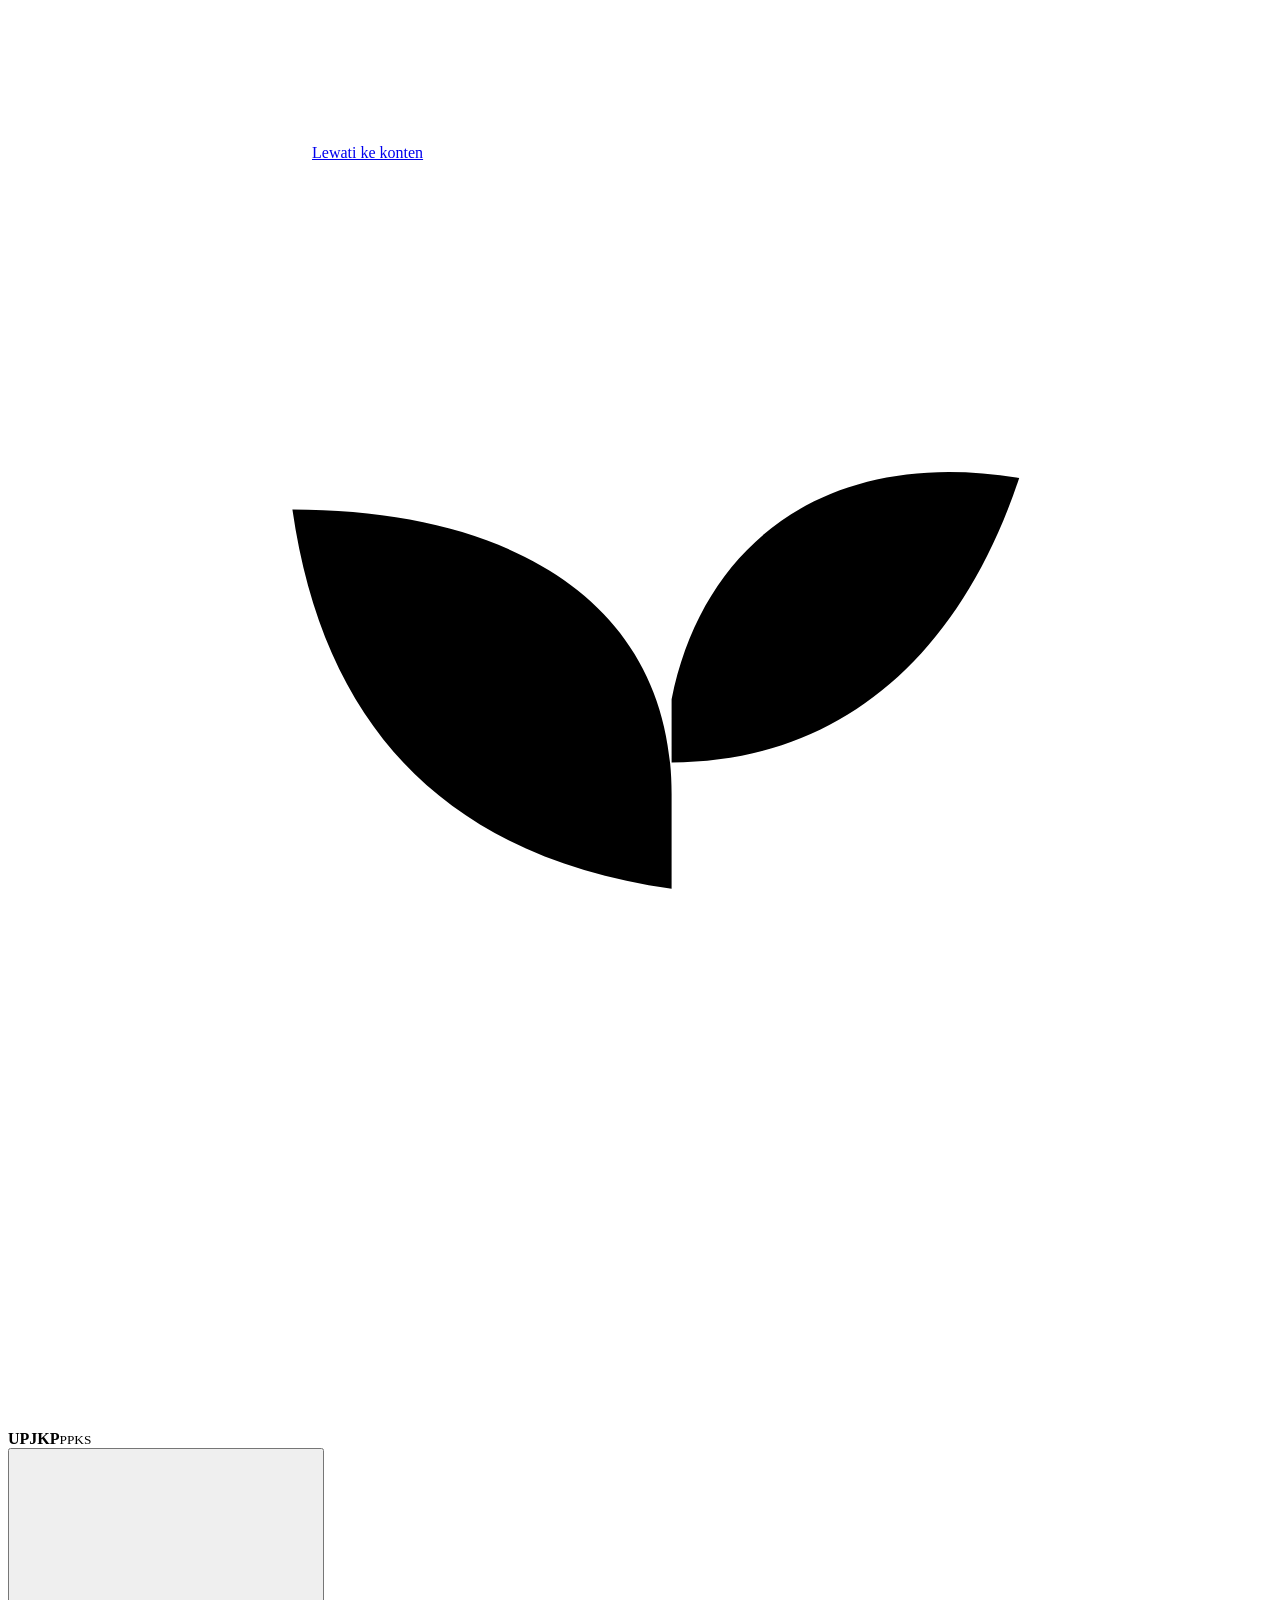
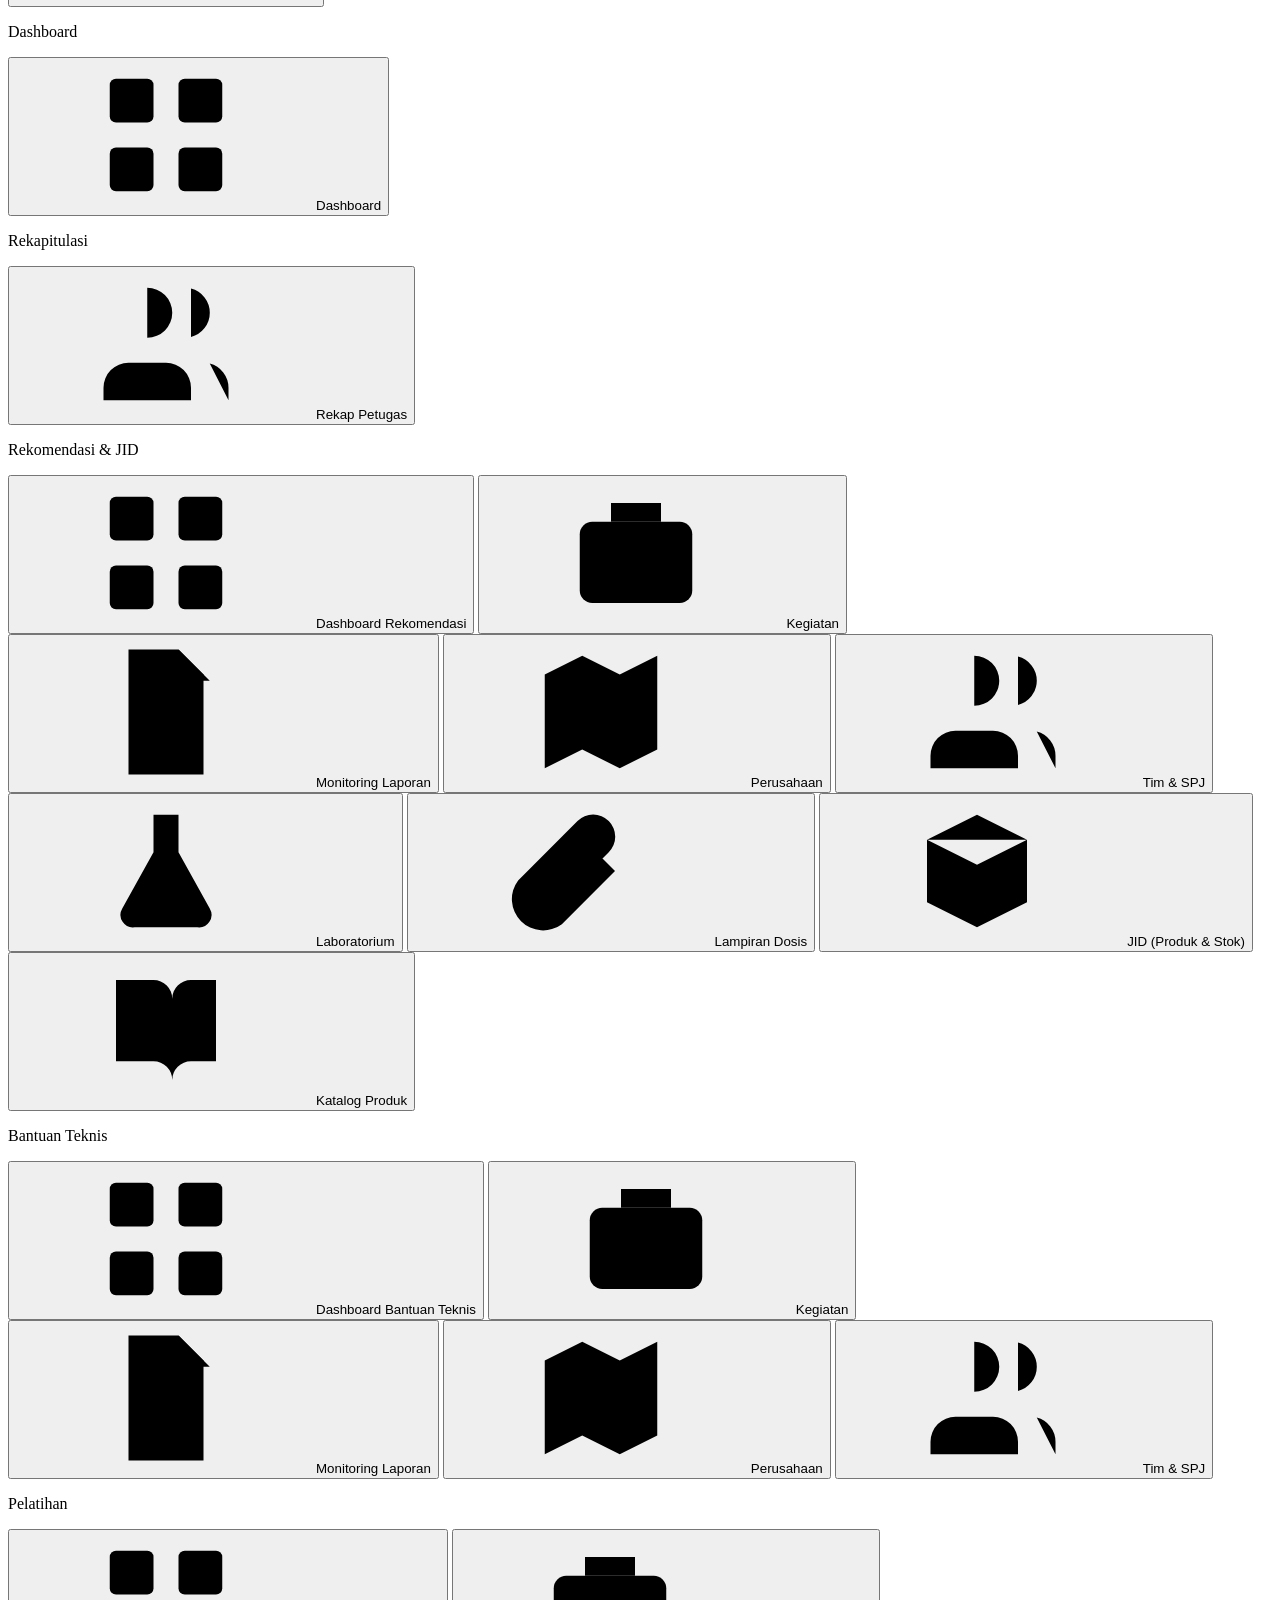
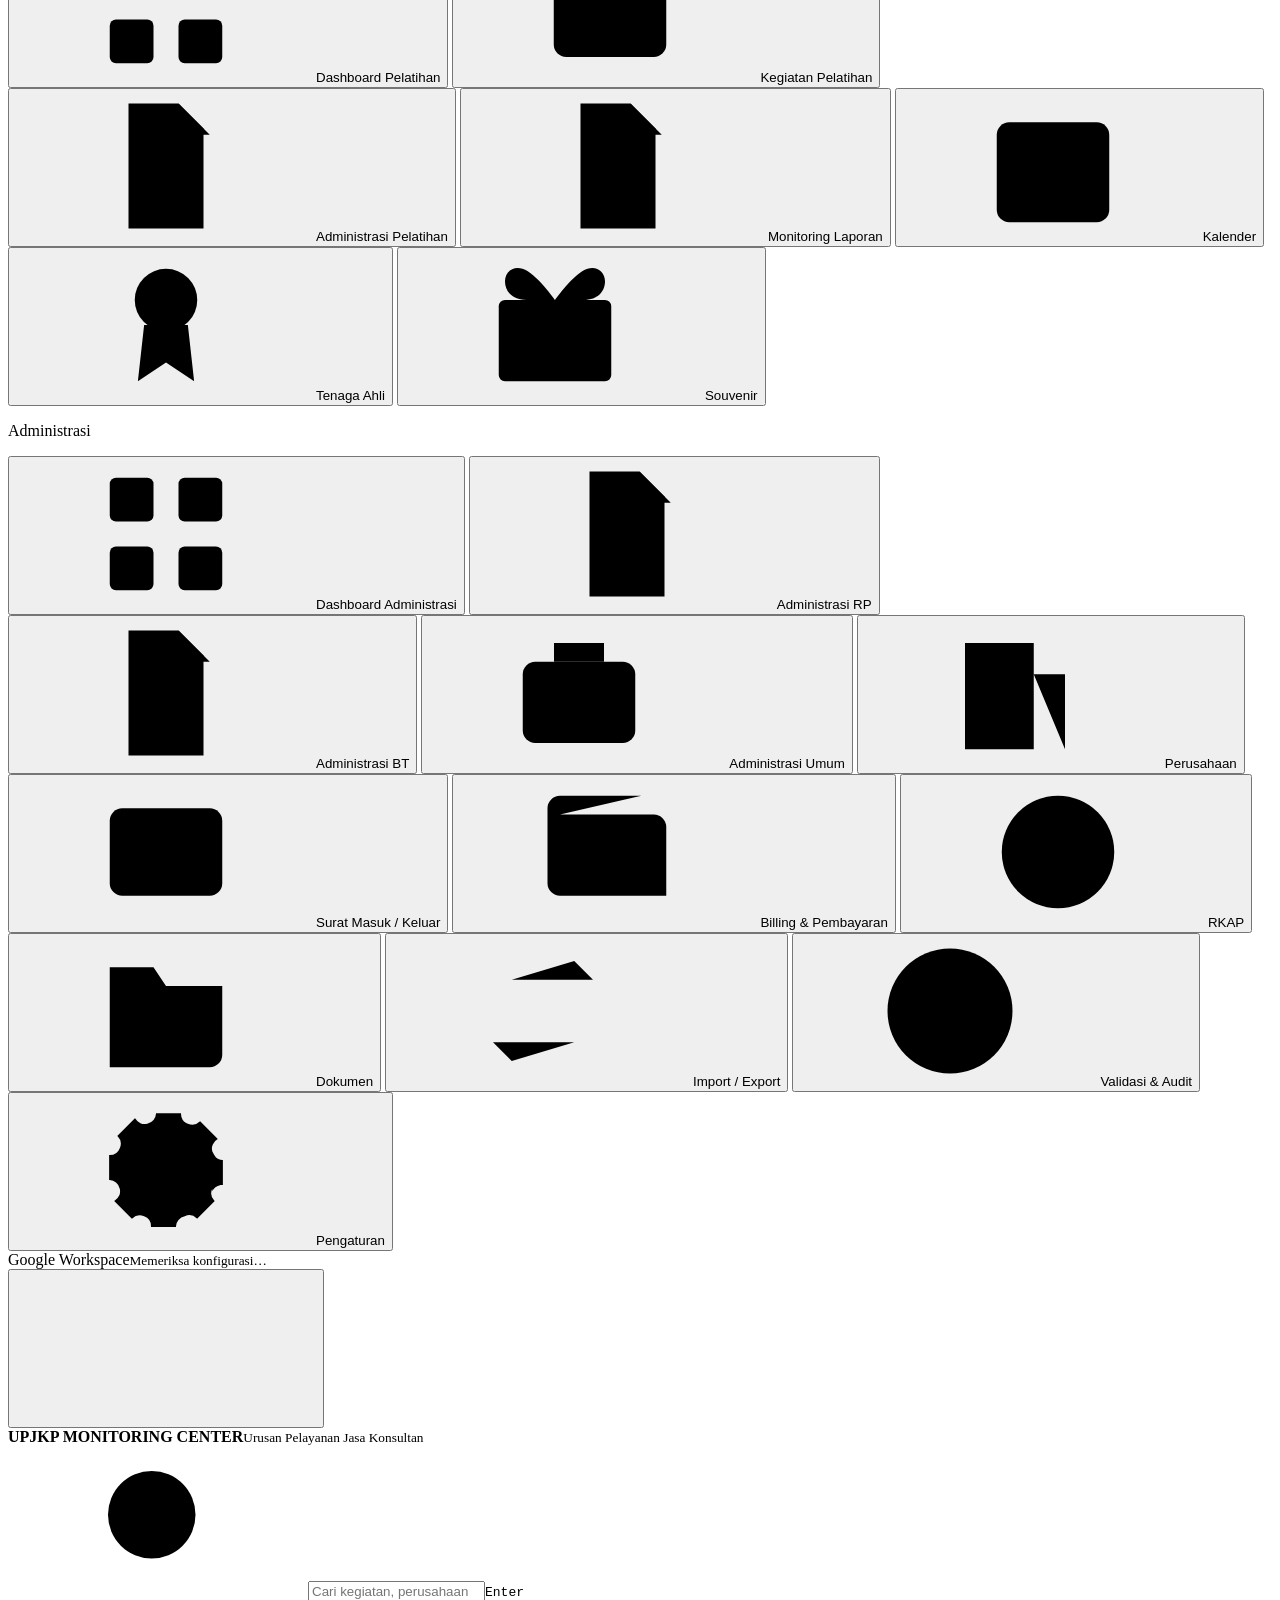
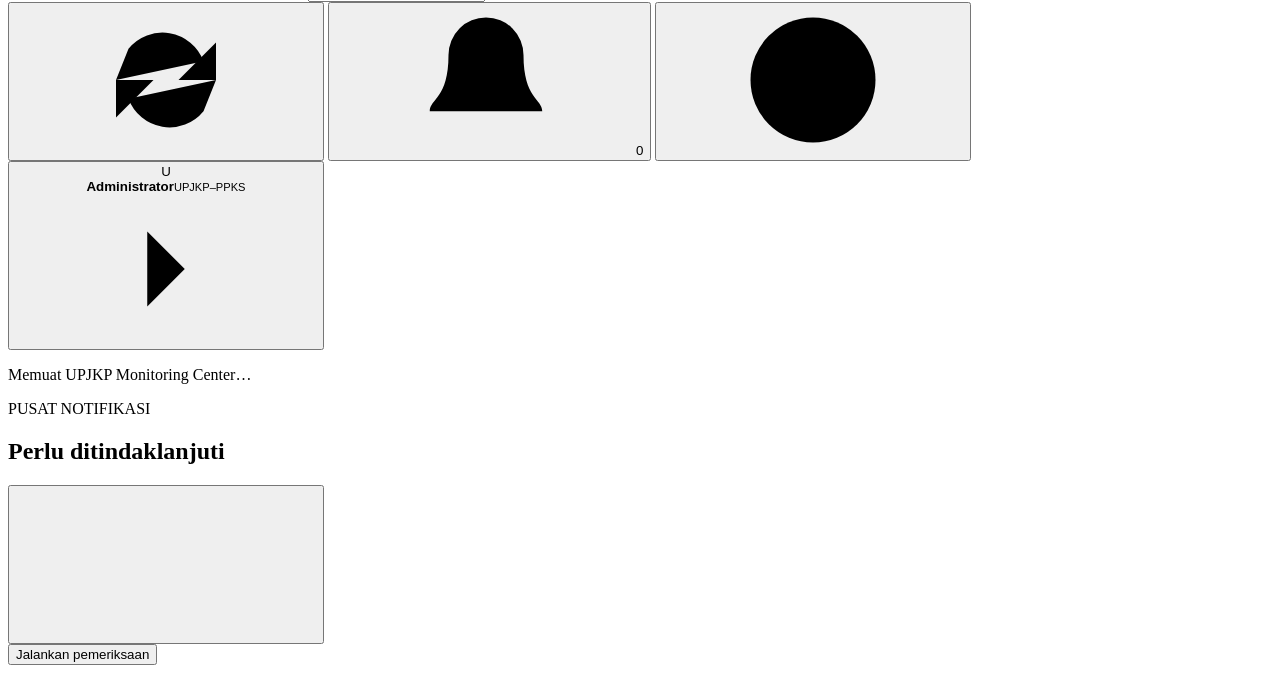
<file: google-apps-script/Index.html>
<!doctype html>
<html lang="id">
<head>
  <base target="_top">
  <meta charset="utf-8">
  <meta name="viewport" content="width=device-width, initial-scale=1">
  <meta name="theme-color" content="#f5f8fc">
  <title><?= appName ?></title>
  <?!= include('Styles'); ?>
</head>
<body>
  <svg class="svg-sprite" aria-hidden="true" focusable="false">
    <symbol id="i-grid" viewBox="0 0 24 24"><rect x="3" y="3" width="7" height="7" rx="1"/><rect x="14" y="3" width="7" height="7" rx="1"/><rect x="3" y="14" width="7" height="7" rx="1"/><rect x="14" y="14" width="7" height="7" rx="1"/></symbol>
    <symbol id="i-file" viewBox="0 0 24 24"><path d="M6 2h8l4 4v16H6z"/><path d="M14 2v5h5M9 12h6M9 16h6"/></symbol>
    <symbol id="i-flask" viewBox="0 0 24 24"><path d="M9 3h6M10 3v6l-5 9a2 2 0 0 0 2 3h10a2 2 0 0 0 2-3l-5-9V3"/><path d="M8 15h8"/></symbol>
    <symbol id="i-paperclip" viewBox="0 0 24 24"><path d="m20 12-8.5 8.5a5 5 0 0 1-7-7L14 4a3.5 3.5 0 0 1 5 5l-9.5 9.5a2 2 0 0 1-3-3L15 7"/></symbol>
    <symbol id="i-box" viewBox="0 0 24 24"><path d="m4 7 8-4 8 4-8 4zM4 7v10l8 4 8-4V7M12 11v10"/></symbol>
    <symbol id="i-book" viewBox="0 0 24 24"><path d="M4 4h6a3 3 0 0 1 3 3v13a3 3 0 0 0-3-3H4zM20 4h-4a3 3 0 0 0-3 3v13a3 3 0 0 1 3-3h4z"/></symbol>
    <symbol id="i-briefcase" viewBox="0 0 24 24"><rect x="3" y="7" width="18" height="13" rx="2"/><path d="M8 7V4h8v3M3 12h18M10 12v2h4v-2"/></symbol>
    <symbol id="i-map" viewBox="0 0 24 24"><path d="m3 6 6-3 6 3 6-3v15l-6 3-6-3-6 3zM9 3v15M15 6v15"/></symbol>
    <symbol id="i-users" viewBox="0 0 24 24"><path d="M16 21v-2a4 4 0 0 0-4-4H6a4 4 0 0 0-4 4v2M9 11a4 4 0 1 0 0-8M22 21v-2a4 4 0 0 0-3-3.87M16 3.13a4 4 0 0 1 0 7.75"/></symbol>
    <symbol id="i-calendar" viewBox="0 0 24 24"><rect x="3" y="5" width="18" height="16" rx="2"/><path d="M16 3v4M8 3v4M3 10h18M8 14h.01M12 14h.01M16 14h.01M8 18h.01M12 18h.01"/></symbol>
    <symbol id="i-award" viewBox="0 0 24 24"><circle cx="12" cy="8" r="5"/><path d="m8.5 12-1 9 4.5-3 4.5 3-1-9"/></symbol>
    <symbol id="i-gift" viewBox="0 0 24 24"><rect x="3" y="8" width="18" height="13" rx="1"/><path d="M12 8v13M3 12h18M7.5 8C5 8 4 6.5 4 5s1.3-2.5 2.8-2C9 3.7 12 8 12 8M16.5 8C19 8 20 6.5 20 5s-1.3-2.5-2.8-2C15 3.7 12 8 12 8"/></symbol>
    <symbol id="i-building" viewBox="0 0 24 24"><path d="M4 21V4h11v17M15 9h5v12M8 8h3M8 12h3M8 16h3M3 21h18"/></symbol>
    <symbol id="i-mail" viewBox="0 0 24 24"><rect x="3" y="5" width="18" height="14" rx="2"/><path d="m3 7 9 6 9-6"/></symbol>
    <symbol id="i-wallet" viewBox="0 0 24 24"><path d="M4 6h15a2 2 0 0 1 2 2v11H4a2 2 0 0 1-2-2V5a2 2 0 0 1 2-2h13"/><path d="M16 12h5M16 15h.01"/></symbol>
    <symbol id="i-target" viewBox="0 0 24 24"><circle cx="12" cy="12" r="9"/><circle cx="12" cy="12" r="5"/><circle cx="12" cy="12" r="1"/></symbol>
    <symbol id="i-folder" viewBox="0 0 24 24"><path d="M3 5h7l2 3h9v11a2 2 0 0 1-2 2H3z"/></symbol>
    <symbol id="i-transfer" viewBox="0 0 24 24"><path d="M7 7h13l-3-3M20 7l-3 3M17 17H4l3 3M4 17l3-3"/></symbol>
    <symbol id="i-check" viewBox="0 0 24 24"><path d="m5 12 4 4L19 6"/><circle cx="12" cy="12" r="10"/></symbol>
    <symbol id="i-settings" viewBox="0 0 24 24"><circle cx="12" cy="12" r="3"/><path d="M19.4 15a1.7 1.7 0 0 0 .34 1.9l.06.06-2.83 2.83-.06-.06A1.7 1.7 0 0 0 15 19.4a1.7 1.7 0 0 0-1 .6 1.7 1.7 0 0 0-.4 1v.1h-4v-.1a1.7 1.7 0 0 0-1.1-1.6 1.7 1.7 0 0 0-1.9.34l-.06.06-2.83-2.83.06-.06A1.7 1.7 0 0 0 4.6 15a1.7 1.7 0 0 0-.6-1 1.7 1.7 0 0 0-1-.4h-.1v-4H3a1.7 1.7 0 0 0 1.6-1.1 1.7 1.7 0 0 0-.34-1.9l-.06-.06 2.83-2.83.06.06A1.7 1.7 0 0 0 9 4.6a1.7 1.7 0 0 0 1-.6 1.7 1.7 0 0 0 .4-1v-.1h4V3a1.7 1.7 0 0 0 1.1 1.6 1.7 1.7 0 0 0 1.9-.34l.06-.06 2.83 2.83-.06.06A1.7 1.7 0 0 0 19.4 9c.15.37.37.7.6 1 .28.25.64.4 1 .4h.1v4H21c-.68 0-1.3.4-1.6 1z"/></symbol>
    <symbol id="i-search" viewBox="0 0 24 24"><circle cx="11" cy="11" r="7"/><path d="m20 20-4-4"/></symbol>
    <symbol id="i-menu" viewBox="0 0 24 24"><path d="M4 6h16M4 12h16M4 18h16"/></symbol>
    <symbol id="i-bell" viewBox="0 0 24 24"><path d="M18 8a6 6 0 0 0-12 0c0 7-3 7-3 9h18c0-2-3-2-3-9M10 21h4"/></symbol>
    <symbol id="i-help" viewBox="0 0 24 24"><circle cx="12" cy="12" r="10"/><path d="M9.5 9a2.7 2.7 0 1 1 4.5 2c-1.2 1-2 1.4-2 3M12 18h.01"/></symbol>
    <symbol id="i-refresh" viewBox="0 0 24 24"><path d="M20 6v6h-6M4 18v-6h6"/><path d="M18 9a7 7 0 0 0-12-2l-2 5M6 15a7 7 0 0 0 12 2l2-5"/></symbol>
    <symbol id="i-activity" viewBox="0 0 24 24"><path d="M3 12h4l2-7 4 14 2-7h6"/></symbol>
    <symbol id="i-clock" viewBox="0 0 24 24"><circle cx="12" cy="12" r="9"/><path d="M12 7v5l3 2"/></symbol>
    <symbol id="i-money" viewBox="0 0 24 24"><rect x="3" y="5" width="18" height="14" rx="2"/><path d="M7 15h.01M17 9h.01M8 12h8M12 9v6"/></symbol>
    <symbol id="i-trend" viewBox="0 0 24 24"><path d="m3 17 6-6 4 4 8-9M15 6h6v6"/></symbol>
    <symbol id="i-alert" viewBox="0 0 24 24"><path d="M12 3 2 21h20zM12 9v5M12 18h.01"/></symbol>
    <symbol id="i-chevron" viewBox="0 0 24 24"><path d="m9 18 6-6-6-6"/></symbol>
    <symbol id="i-close" viewBox="0 0 24 24"><path d="m6 6 12 12M18 6 6 18"/></symbol>
    <symbol id="i-upload" viewBox="0 0 24 24"><path d="M12 16V4M7 9l5-5 5 5M4 20h16"/></symbol>
  </svg>

  <a class="skip-link" href="#content">Lewati ke konten</a>
  <div class="app-shell">
    <aside id="sidebar" class="sidebar" aria-label="Navigasi utama">
      <div class="brand">
        <span class="brandmark" aria-hidden="true"><svg viewBox="0 0 40 40"><path d="M21 34V17M21 23c-7-1-11-5-12-12 7 0 12 3 12 9M21 19c5 0 9-3 11-9-6-1-10 2-11 7"/></svg></span>
        <div><strong>UPJKP</strong><small>PPKS</small></div>
        <button class="sidebar-close" data-action="toggle-sidebar" aria-label="Tutup menu"><svg><use href="#i-close"/></svg></button>
      </div>

      <nav>
        <p>Dashboard</p>
        <button class="nav active" data-view="dashboard"><svg><use href="#i-grid"/></svg><span>Dashboard</span></button>
        <p>Rekapitulasi</p>
        <button class="nav" data-view="personnel"><svg><use href="#i-users"/></svg><span>Rekap Petugas</span></button>
        <p>Rekomendasi &amp; JID</p>
        <button class="nav" data-view="rpjid"><svg><use href="#i-grid"/></svg><span>Dashboard Rekomendasi</span></button>
        <button class="nav" data-view="activities-rp"><svg><use href="#i-briefcase"/></svg><span>Kegiatan</span></button>
        <button class="nav" data-view="reports-rp"><svg><use href="#i-file"/></svg><span>Monitoring Laporan</span></button>
        <button class="nav" data-view="regional-rp"><svg><use href="#i-map"/></svg><span>Perusahaan</span></button>
        <button class="nav" data-view="rp-team"><svg><use href="#i-users"/></svg><span>Tim &amp; SPJ</span></button>
        <button class="nav" data-view="labs"><svg><use href="#i-flask"/></svg><span>Laboratorium</span></button>
        <button class="nav" data-view="doses"><svg><use href="#i-paperclip"/></svg><span>Lampiran Dosis</span></button>
        <button class="nav" data-view="jid"><svg><use href="#i-box"/></svg><span>JID (Produk &amp; Stok)</span></button>
        <button class="nav" data-view="catalog"><svg><use href="#i-book"/></svg><span>Katalog Produk</span></button>
        <p>Bantuan Teknis</p>
        <button class="nav" data-view="bt"><svg><use href="#i-grid"/></svg><span>Dashboard Bantuan Teknis</span></button>
        <button class="nav" data-view="activities-bt"><svg><use href="#i-briefcase"/></svg><span>Kegiatan</span></button>
        <button class="nav" data-view="reports-bt"><svg><use href="#i-file"/></svg><span>Monitoring Laporan</span></button>
        <button class="nav" data-view="regional"><svg><use href="#i-map"/></svg><span>Perusahaan</span></button>
        <button class="nav" data-view="bt-team"><svg><use href="#i-users"/></svg><span>Tim &amp; SPJ</span></button>
        <p>Pelatihan</p>
        <button class="nav" data-view="plt"><svg><use href="#i-grid"/></svg><span>Dashboard Pelatihan</span></button>
        <button class="nav" data-view="training"><svg><use href="#i-briefcase"/></svg><span>Kegiatan Pelatihan</span></button>
        <button class="nav" data-view="admin-tr"><svg><use href="#i-file"/></svg><span>Administrasi Pelatihan</span></button>
        <button class="nav" data-view="reports-tr"><svg><use href="#i-file"/></svg><span>Monitoring Laporan</span></button>
        <button class="nav" data-view="calendar"><svg><use href="#i-calendar"/></svg><span>Kalender</span></button>
        <button class="nav" data-view="experts"><svg><use href="#i-award"/></svg><span>Tenaga Ahli</span></button>
        <button class="nav" data-view="souvenirs"><svg><use href="#i-gift"/></svg><span>Souvenir</span></button>
        <p>Administrasi</p>
        <button class="nav" data-view="admin"><svg><use href="#i-grid"/></svg><span>Dashboard Administrasi</span></button>
        <button class="nav" data-view="admin-rp"><svg><use href="#i-file"/></svg><span>Administrasi RP</span></button>
        <button class="nav" data-view="admin-bt"><svg><use href="#i-file"/></svg><span>Administrasi BT</span></button>
        <button class="nav" data-view="activities-admin"><svg><use href="#i-briefcase"/></svg><span>Administrasi Umum</span></button>
        <button class="nav" data-view="companies"><svg><use href="#i-building"/></svg><span>Perusahaan</span></button>
        <button class="nav" data-view="correspondence"><svg><use href="#i-mail"/></svg><span>Surat Masuk / Keluar</span></button>
        <button class="nav" data-view="billing"><svg><use href="#i-wallet"/></svg><span>Billing &amp; Pembayaran</span></button>
        <button class="nav" data-view="rkap"><svg><use href="#i-target"/></svg><span>RKAP</span></button>
        <button class="nav" data-view="documents"><svg><use href="#i-folder"/></svg><span>Dokumen</span></button>
        <button class="nav" data-view="database"><svg><use href="#i-transfer"/></svg><span>Import / Export</span></button>
        <button class="nav" data-view="validation"><svg><use href="#i-check"/></svg><span>Validasi &amp; Audit</span></button>
      </nav>
      <footer>
        <button class="nav" data-view="settings"><svg><use href="#i-settings"/></svg><span>Pengaturan</span></button>
        <div class="connection"><span><b></b> Google Workspace</span><small id="database-name">Memeriksa konfigurasi…</small></div>
      </footer>
    </aside>

    <div id="sidebar-backdrop" class="sidebar-backdrop hidden" data-action="toggle-sidebar"></div>
    <section class="workspace">
      <header class="topbar">
        <div class="topbar-title">
          <button class="menu-button" data-action="toggle-sidebar" aria-label="Buka menu"><svg><use href="#i-menu"/></svg></button>
          <div><strong>UPJKP MONITORING CENTER</strong><small>Urusan Pelayanan Jasa Konsultan</small></div>
        </div>
        <form id="global-search" class="search" role="search">
          <svg><use href="#i-search"/></svg><input id="global-query" type="search" placeholder="Cari kegiatan, perusahaan, dokumen, ..." aria-label="Pencarian global"><kbd>Enter</kbd>
        </form>
        <div class="top-actions">
          <button class="top-icon" data-action="refresh" title="Muat ulang" aria-label="Muat ulang"><svg><use href="#i-refresh"/></svg></button>
          <button class="top-icon bell" data-action="notifications" title="Notifikasi" aria-label="Notifikasi"><svg><use href="#i-bell"/></svg><span id="bell-count" class="count hidden">0</span></button>
          <button class="top-icon help" data-action="help" title="Bantuan" aria-label="Bantuan"><svg><use href="#i-help"/></svg></button>
          <button class="profile" data-action="profile"><span id="profile-initial">U</span><div><strong id="profile-name">Administrator</strong><small>UPJKP–PPKS</small></div><svg><use href="#i-chevron"/></svg></button>
        </div>
      </header>
      <main id="content" tabindex="-1"><div class="loader"><span></span><p>Memuat UPJKP Monitoring Center…</p></div></main>
    </section>
  </div>

  <div id="drawer-backdrop" class="backdrop hidden" data-action="close-drawer"></div>
  <aside id="notification-drawer" class="drawer" aria-hidden="true">
    <header><div><span class="section-kicker">PUSAT NOTIFIKASI</span><h2>Perlu ditindaklanjuti</h2></div><button class="top-icon" data-action="close-drawer" aria-label="Tutup notifikasi"><svg><use href="#i-close"/></svg></button></header>
    <div id="notification-list" class="notification-list"></div>
    <footer><button class="button secondary full" data-action="run-monitor">Jalankan pemeriksaan</button></footer>
  </aside>

  <dialog id="activity-dialog">
    <form id="activity-form" method="dialog">
      <header class="modal-head"><div><span class="section-kicker">ADMINISTRASI</span><h2>Catat kegiatan baru</h2><p>Satu surat masuk mewakili satu kegiatan konsultansi.</p></div><button class="top-icon" value="cancel" aria-label="Tutup"><svg><use href="#i-close"/></svg></button></header>
      <div class="formgrid">
        <label class="wide">Nama perusahaan <b>*</b><input name="perusahaan" required placeholder="Nama perusahaan atau instansi"></label>
        <label>Subbagian<select name="subbagian"><option value="RPJID">Rekomendasi Pemupukan &amp; JID</option><option value="BT">Bantuan Teknis</option><option value="PLT">Pelatihan</option><option value="ADM">Administrasi</option></select></label>
        <label>Kategori<select name="kategori"><option value="RP">Rekomendasi Pemupukan</option><option value="JID">Jasa Informasi Digital</option><option value="BT">Bantuan Teknis</option><option value="TR">Pelatihan</option><option value="LN">Lainnya</option></select></label>
        <label class="wide">Nama/jenis kegiatan<input name="jenis_kegiatan" placeholder="Contoh: Evaluasi TBM Kelapa Sawit"></label>
        <label>Regional<select name="regional"><option value="">Pilih regional</option><option>R1</option><option>R2</option><option>R3</option><option>R4</option><option>R5</option><option>R6</option><option>R7</option><option>R4P</option><option>SW</option></select></label>
        <label>Kebun/lokasi<input name="kebun_lokasi" placeholder="Kebun atau lokasi"></label>
        <label>Tahun<input name="tahun" type="number" min="2000" max="2100"></label>
        <label>Tanggal surat masuk<input name="tanggal_surat_masuk" type="date"></label>
        <label>Tanggal NET (opsional)<input name="tanggal_net" type="date"><small class="muted">Isi jika laporan baru sudah NET.</small></label>
        <label>Nilai kontrak<input name="nilai_kontrak" inputmode="numeric" placeholder="0"></label>
        <label>HPP<input name="hpp" inputmode="numeric" placeholder="0"></label>
        <label>PIC<input name="pic" placeholder="Nama PIC"></label>
        <label>Status biaya<select name="status_biaya"><option>Biaya</option><option>Non Biaya</option></select></label>
        <label class="wide">Catatan<textarea name="catatan" rows="3"></textarea></label>
      </div>
      <div class="modal-actions"><button class="button secondary" value="cancel">Batal</button><button class="button primary" type="submit" value="default">Simpan kegiatan</button></div>
    </form>
  </dialog>
  <dialog id="training-completion-dialog">
    <form id="training-completion-form" method="dialog">
      <header class="modal-head"><div><span class="section-kicker">TINDAKAN PELATIHAN</span><h2>Lengkapi kegiatan pelatihan</h2><p data-role="training-action-summary">Perbarui jadwal, peserta, PIC, dan status pelatihan.</p></div><button class="top-icon" value="cancel" aria-label="Tutup"><svg><use href="#i-close"/></svg></button></header>
      <div class="formgrid">
        <label>ID pelatihan<input name="training_id" readonly></label>
        <label>Perusahaan<input name="perusahaan" placeholder="Nama perusahaan"></label>
        <label class="wide">Nama kegiatan<input name="nama_kegiatan" placeholder="Nama kegiatan pelatihan"></label>
        <label>Lokasi<input name="lokasi" placeholder="Lokasi pelatihan"></label>
        <label>Jumlah peserta<input name="jumlah_peserta" type="number" min="0" step="1"></label>
        <label>Tanggal mulai<input name="tanggal_mulai" type="date"></label>
        <label>Tanggal selesai<input name="tanggal_selesai" type="date"></label>
        <label>PIC<input name="pic" placeholder="Nama PIC"></label>
        <label>Status<select name="status"><option value="">Pilih status</option><option>DRAFT</option><option>TERJADWAL</option><option>PROSES</option><option>SELESAI</option></select></label>
        <label class="wide">Catatan<textarea name="catatan" rows="3" placeholder="Catatan pelatihan"></textarea></label>
      </div>
      <div class="modal-actions"><button class="button secondary" value="cancel">Batal</button><button class="button primary" type="submit" value="default">Simpan kelengkapan</button></div>
    </form>
  </dialog>
  <dialog id="activity-completion-dialog">
    <form id="activity-completion-form" method="dialog">
      <header class="modal-head"><div><span class="section-kicker">TINDAKAN KEGIATAN</span><h2 data-role="activity-action-title">Lengkapi data kegiatan</h2><p data-role="activity-action-summary">Perbarui data kegiatan dan surat yang masih kosong.</p></div><button class="top-icon" value="cancel" aria-label="Tutup"><svg><use href="#i-close"/></svg></button></header>
      <div class="formgrid">
        <label>ID kegiatan<input name="activity_id" readonly></label>
        <label>Instansi<input name="instansi" placeholder="Instansi/perusahaan"></label>
        <label>Jenis kegiatan<input name="jenis_kegiatan" placeholder="Jenis kegiatan"></label>
        <label>Regional<input name="regional" placeholder="R1, R2, ..."></label>
        <label>Kebun/lokasi<input name="kebun_lokasi" placeholder="Kebun atau lokasi"></label>
        <label>Tahun<input name="tahun" type="number" min="2000" max="2100"></label>
        <label>PIC<input name="pic" placeholder="Nama PIC"></label>
        <label>Status biaya<select name="status_biaya"><option value="">Pilih status biaya</option><option>Biaya</option><option>Non Biaya</option></select></label>
        <label>No. SPK<input name="no_spk" placeholder="Nomor SPK"></label>
        <label>Tanggal SPK<input name="tanggal_spk" type="date"></label>
        <label>Tanggal mulai<input name="tanggal_mulai" type="date"></label>
        <label>Tanggal selesai<input name="tanggal_selesai" type="date"></label>
        <label>Nilai kontrak<input name="nilai_kontrak" inputmode="numeric" placeholder="0"></label>
        <label>HPP<input name="hpp" inputmode="numeric" placeholder="0"></label>
        <label>No. surat masuk<input name="no_surat_masuk" placeholder="Nomor surat masuk"></label>
        <label>Tanggal surat masuk<input name="tanggal_surat_masuk" type="date"></label>
        <label class="wide">Perihal surat masuk<input name="perihal_surat_masuk" placeholder="Perihal"></label>
        <label>No. surat balasan/keluar<input name="no_surat_keluar" placeholder="Nomor surat keluar"></label>
        <label>Tanggal surat balasan/keluar<input name="tanggal_surat_keluar" type="date"></label>
        <label class="wide">Perihal surat balasan/keluar<input name="perihal_surat_keluar" placeholder="Perihal"></label>
        <label>No. surat kunjungan<input name="no_surat_kunjungan" placeholder="Nomor surat kunjungan"></label>
        <label>Tanggal surat kunjungan<input name="tanggal_surat_kunjungan" type="date"></label>
        <label class="wide">Perihal surat kunjungan<input name="perihal_surat_kunjungan" placeholder="Perihal"></label>
        <label>No. surat tugas<input name="no_surat_tugas" placeholder="Nomor surat tugas"></label>
        <label>Tanggal surat tugas<input name="tanggal_surat_tugas" type="date"></label>
        <label class="wide">Perihal surat tugas<input name="perihal_surat_tugas" placeholder="Perihal"></label>
        <label>No. pengiriman laporan<input name="no_surat_pengiriman_laporan" placeholder="Nomor surat pengiriman laporan"></label>
        <label>Tanggal pengiriman laporan<input name="tanggal_pengiriman_laporan" type="date"></label>
        <label class="wide">Perihal pengiriman laporan<input name="perihal_pengiriman_laporan" placeholder="Perihal"></label>
        <label class="wide">Catatan<textarea name="catatan" rows="3" placeholder="Catatan tindak lanjut"></textarea></label>
      </div>
      <div class="modal-actions"><button class="button secondary" value="cancel">Batal</button><button class="button primary" type="submit" value="default">Simpan kelengkapan</button></div>
    </form>
  </dialog>
  <dialog id="report-action-dialog">
    <form id="report-action-form" method="dialog">
      <header class="modal-head"><div><span class="section-kicker">TINDAKAN LAPORAN</span><h2 data-role="report-action-title">Lengkapi laporan</h2><p data-role="report-action-summary">Perbarui checkpoint, korektor, dan dokumen laporan.</p></div><button class="top-icon" value="cancel" aria-label="Tutup"><svg><use href="#i-close"/></svg></button></header>
      <div class="formgrid">
        <label>ID laporan<input name="report_id" readonly></label>
        <label>Checkpoint<select name="checkpoint_terakhir"><option value="">Pilih checkpoint</option><option>DRAFT</option><option>KOREKTOR 1</option><option>KOREKTOR 2</option><option>CETAK 1</option><option>KOREKTOR FINAL</option><option>CETAK FINAL</option><option>PENGIRIMAN</option><option>NET</option></select></label>
        <label>Korektor terakhir<input name="korektor_terakhir" placeholder="Nama korektor"></label>
        <label>Tanggal masuk korektor<input name="korektor_tanggal_masuk" type="date"></label>
        <label>Tanggal selesai korektor<input name="korektor_tanggal_selesai" type="date"></label>
        <label>Tanggal checkpoint<input name="tanggal_checkpoint" type="date"></label>
        <label>Tanggal revisi<input name="tanggal_revisi" type="date"></label>
        <label>Tanggal cetak<input name="tanggal_cetak" type="date"></label>
        <label>Tanggal kirim<input name="tanggal_kirim" type="date"></label>
        <label>Tanggal NET<input name="tanggal_net" type="date"></label>
        <label>Nama file draft<input name="nama_file_draft" placeholder="Nama file draft"></label>
        <label>Link draft<input name="link_draft" type="url" placeholder="https://drive.google.com/..."></label>
        <label>File NET<input name="file_net" placeholder="Nama file atau URL NET"></label>
        <label>RP27<input name="rp27" placeholder="Nama file atau nomor RP27"></label>
        <label class="wide">Link laporan NET<input name="link_net" type="url" placeholder="https://drive.google.com/..."></label>
        <label>PIC<input name="pic" placeholder="Nama PIC laporan"></label>
        <label class="wide">Catatan<textarea name="catatan" rows="3" placeholder="Catatan koreksi atau pengiriman"></textarea></label>
      </div>
      <div class="modal-actions"><button class="button secondary" value="cancel">Batal</button><button class="button primary" type="submit" value="default">Simpan tindakan</button></div>
    </form>
  </dialog>
  <dialog id="report-checkpoint-dialog">
    <form id="report-checkpoint-form" method="dialog">
      <header class="modal-head"><div><span class="section-kicker">CHECKPOINT LAPORAN</span><h2 data-role="report-checkpoint-title">Perbarui checkpoint</h2><p data-role="report-checkpoint-summary">Isi data sesuai tahap laporan yang dipilih.</p></div><button class="top-icon" value="cancel" aria-label="Tutup"><svg><use href="#i-close"/></svg></button></header>
      <div class="formgrid" data-role="report-checkpoint-fields"></div>
      <div class="modal-actions"><button class="button secondary" value="cancel">Batal</button><button class="button primary" type="submit" value="default">Simpan checkpoint</button></div>
    </form>
  </dialog>
  <div id="toasts" aria-live="polite"></div>
  <?!= include('Components'); ?>
  <?!= include('Dashboard'); ?>
  <?!= include('Modules'); ?>
  <?!= include('JavaScript'); ?>
</body>
</html>
</file>
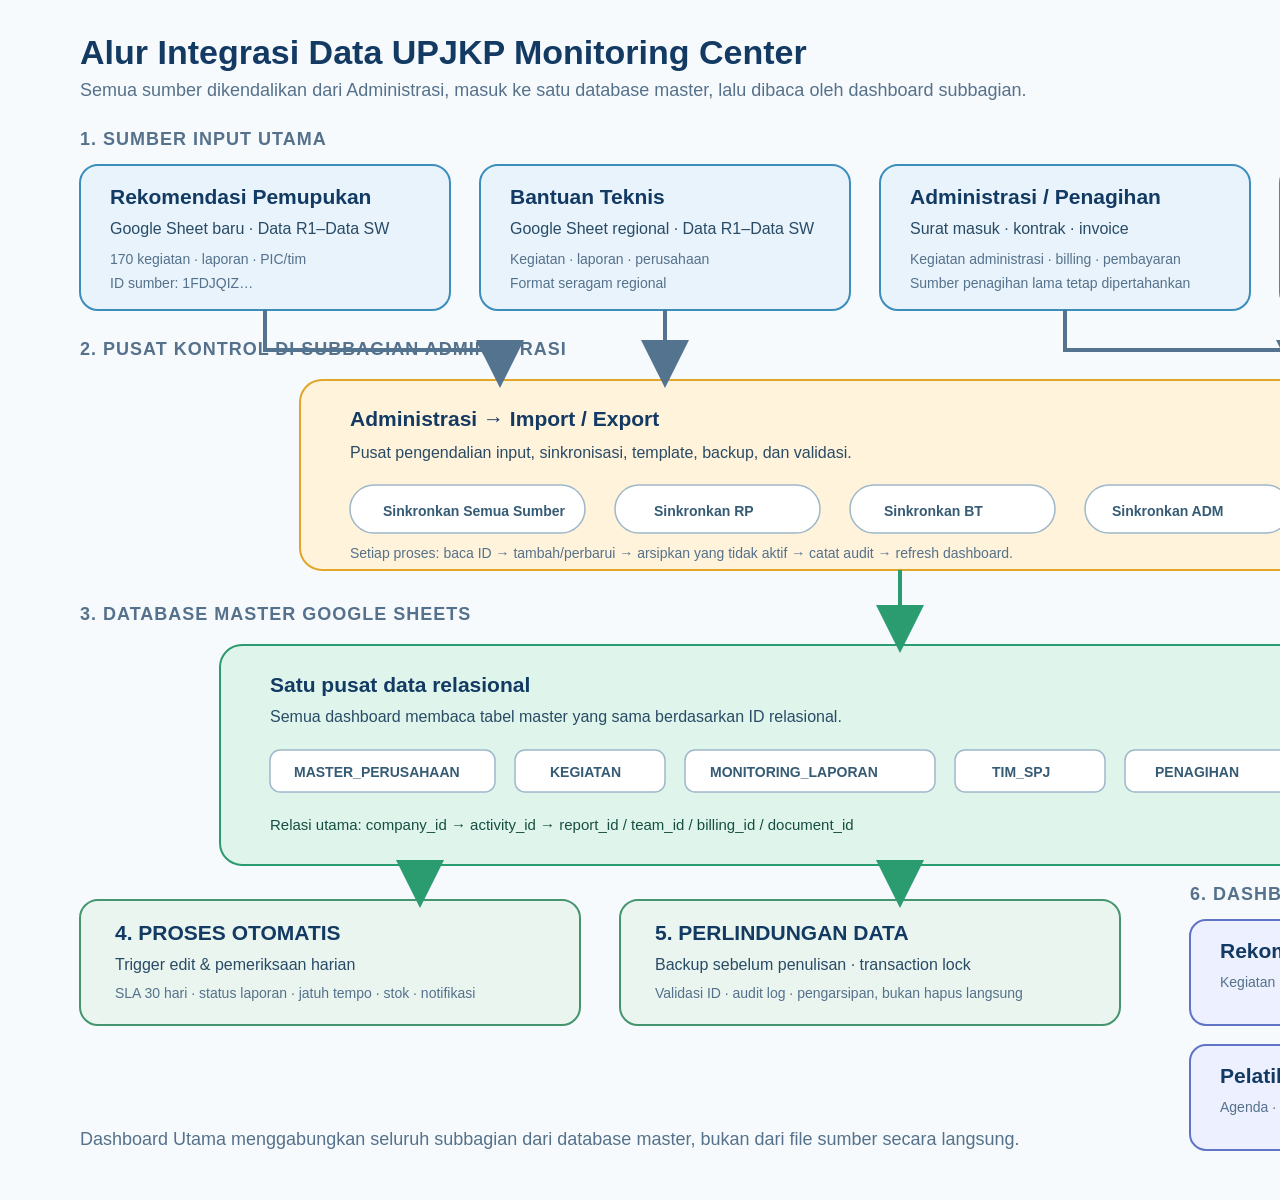
<file: docs/alur-integrasi-dashboard.html>
<!doctype html>
<html lang="id">
<meta charset="utf-8">
<title>Alur Integrasi UPJKP Monitoring Center</title>
<style>
  html,body{margin:0;background:#eef4f8;font-family:Arial,Helvetica,sans-serif;color:#123a63}
  svg{display:block;width:1800px;height:1200px;background:#f7fafc}
  .title{font-size:34px;font-weight:700;fill:#123a63}.subtitle{font-size:18px;fill:#55718b}
  .section{font-size:18px;font-weight:700;fill:#55718b;letter-spacing:1px}
  .box{stroke-width:2}.source{fill:#e8f3fb;stroke:#3c8dbc}.admin{fill:#fff3db;stroke:#e1a62a}.master{fill:#dff5eb;stroke:#2b9b70}.dash{fill:#edf0ff;stroke:#6074c6}.support{fill:#f1eafb;stroke:#8c67b6}.auto{fill:#eaf5ef;stroke:#45966e}
  .head{font-size:21px;font-weight:700;fill:#123a63}.body{font-size:16px;fill:#294b66}.small{font-size:14px;fill:#55718b}.table{font-size:15px;fill:#174e42}.white{fill:#fff}
  .arrow{stroke:#53738e;stroke-width:4;fill:none;marker-end:url(#arrow)}.arrow2{stroke:#2b9b70;stroke-width:4;fill:none;marker-end:url(#arrowGreen)}
  .pill{fill:#fff;stroke:#9fb8ca;stroke-width:1.5}.pilltext{font-size:14px;font-weight:700;fill:#365b75}
</style>
<svg xmlns="http://www.w3.org/2000/svg" viewBox="0 0 1800 1200">
  <defs>
    <marker id="arrow" markerWidth="12" markerHeight="12" refX="10" refY="6" orient="auto"><path d="M0,0 L12,6 L0,12 z" fill="#53738e"/></marker>
    <marker id="arrowGreen" markerWidth="12" markerHeight="12" refX="10" refY="6" orient="auto"><path d="M0,0 L12,6 L0,12 z" fill="#2b9b70"/></marker>
  </defs>
  <text x="80" y="64" class="title">Alur Integrasi Data UPJKP Monitoring Center</text>
  <text x="80" y="96" class="subtitle">Semua sumber dikendalikan dari Administrasi, masuk ke satu database master, lalu dibaca oleh dashboard subbagian.</text>

  <text x="80" y="145" class="section">1. SUMBER INPUT UTAMA</text>
  <rect x="80" y="165" width="370" height="145" rx="18" class="box source"/>
  <text x="110" y="204" class="head">Rekomendasi Pemupukan</text>
  <text x="110" y="234" class="body">Google Sheet baru · Data R1–Data SW</text>
  <text x="110" y="264" class="small">170 kegiatan · laporan · PIC/tim</text>
  <text x="110" y="288" class="small">ID sumber: 1FDJQIZ…</text>

  <rect x="480" y="165" width="370" height="145" rx="18" class="box source"/>
  <text x="510" y="204" class="head">Bantuan Teknis</text>
  <text x="510" y="234" class="body">Google Sheet regional · Data R1–Data SW</text>
  <text x="510" y="264" class="small">Kegiatan · laporan · perusahaan</text>
  <text x="510" y="288" class="small">Format seragam regional</text>

  <rect x="880" y="165" width="370" height="145" rx="18" class="box source"/>
  <text x="910" y="204" class="head">Administrasi / Penagihan</text>
  <text x="910" y="234" class="body">Surat masuk · kontrak · invoice</text>
  <text x="910" y="264" class="small">Kegiatan administrasi · billing · pembayaran</text>
  <text x="910" y="288" class="small">Sumber penagihan lama tetap dipertahankan</text>

  <rect x="1280" y="165" width="440" height="145" rx="18" class="box support"/>
  <text x="1310" y="204" class="head">Pelatihan &amp; Data Tambahan</text>
  <text x="1310" y="234" class="body">Form aplikasi atau Template Pengisian</text>
  <text x="1310" y="264" class="small">Pelatihan · Laboratorium · Dosis · JID · Dokumen</text>
  <text x="1310" y="288" class="small">RKAP · Souvenir · Tenaga Ahli · Lokasi</text>

  <text x="80" y="355" class="section">2. PUSAT KONTROL DI SUBBAGIAN ADMINISTRASI</text>
  <rect x="300" y="380" width="1200" height="190" rx="22" class="box admin"/>
  <text x="350" y="426" class="head">Administrasi → Import / Export</text>
  <text x="350" y="458" class="body">Pusat pengendalian input, sinkronisasi, template, backup, dan validasi.</text>
  <rect x="350" y="485" width="235" height="48" rx="24" class="pill"/><text x="383" y="516" class="pilltext">Sinkronkan Semua Sumber</text>
  <rect x="615" y="485" width="205" height="48" rx="24" class="pill"/><text x="654" y="516" class="pilltext">Sinkronkan RP</text>
  <rect x="850" y="485" width="205" height="48" rx="24" class="pill"/><text x="884" y="516" class="pilltext">Sinkronkan BT</text>
  <rect x="1085" y="485" width="205" height="48" rx="24" class="pill"/><text x="1112" y="516" class="pilltext">Sinkronkan ADM</text>
  <text x="350" y="558" class="small">Setiap proses: baca ID → tambah/perbarui → arsipkan yang tidak aktif → catat audit → refresh dashboard.</text>

  <path d="M265 310 V350 H500 V380" class="arrow"/><path d="M665 310 V380" class="arrow"/><path d="M1065 310 V350 H1300 V380" class="arrow"/><path d="M1500 310 V350 H1400 V380" class="arrow"/>

  <text x="80" y="620" class="section">3. DATABASE MASTER GOOGLE SHEETS</text>
  <rect x="220" y="645" width="1360" height="220" rx="22" class="box master"/>
  <text x="270" y="692" class="head">Satu pusat data relasional</text>
  <text x="270" y="722" class="body">Semua dashboard membaca tabel master yang sama berdasarkan ID relasional.</text>
  <rect x="270" y="750" width="225" height="42" rx="10" class="pill"/><text x="294" y="777" class="pilltext">MASTER_PERUSAHAAN</text>
  <rect x="515" y="750" width="150" height="42" rx="10" class="pill"/><text x="550" y="777" class="pilltext">KEGIATAN</text>
  <rect x="685" y="750" width="250" height="42" rx="10" class="pill"/><text x="710" y="777" class="pilltext">MONITORING_LAPORAN</text>
  <rect x="955" y="750" width="150" height="42" rx="10" class="pill"/><text x="992" y="777" class="pilltext">TIM_SPJ</text>
  <rect x="1125" y="750" width="170" height="42" rx="10" class="pill"/><text x="1155" y="777" class="pilltext">PENAGIHAN</text>
  <rect x="1315" y="750" width="205" height="42" rx="10" class="pill"/><text x="1350" y="777" class="pilltext">DOKUMEN / RKAP</text>
  <text x="270" y="830" class="table">Relasi utama: company_id → activity_id → report_id / team_id / billing_id / document_id</text>
  <path d="M900 570 V645" class="arrow2"/>

  <rect x="80" y="900" width="500" height="125" rx="18" class="box auto"/>
  <text x="115" y="940" class="head">4. PROSES OTOMATIS</text>
  <text x="115" y="970" class="body">Trigger edit &amp; pemeriksaan harian</text>
  <text x="115" y="998" class="small">SLA 30 hari · status laporan · jatuh tempo · stok · notifikasi</text>
  <path d="M420 865 V900" class="arrow2"/>

  <rect x="620" y="900" width="500" height="125" rx="18" class="box auto"/>
  <text x="655" y="940" class="head">5. PERLINDUNGAN DATA</text>
  <text x="655" y="970" class="body">Backup sebelum penulisan · transaction lock</text>
  <text x="655" y="998" class="small">Validasi ID · audit log · pengarsipan, bukan hapus langsung</text>
  <path d="M900 865 V900" class="arrow2"/>

  <text x="1190" y="900" class="section">6. DASHBOARD SUBBAGIAN</text>
  <rect x="1190" y="920" width="270" height="105" rx="16" class="box dash"/><text x="1220" y="958" class="head">Rekomendasi &amp; JID</text><text x="1220" y="987" class="small">Kegiatan · laporan · dosis · lab · JID</text>
  <rect x="1480" y="920" width="270" height="105" rx="16" class="box dash"/><text x="1510" y="958" class="head">Bantuan Teknis</text><text x="1510" y="987" class="small">Kegiatan · laporan · perusahaan</text>
  <rect x="1190" y="1045" width="270" height="105" rx="16" class="box dash"/><text x="1220" y="1083" class="head">Pelatihan</text><text x="1220" y="1112" class="small">Agenda · kalender · ahli · souvenir</text>
  <rect x="1480" y="1045" width="270" height="105" rx="16" class="box dash"/><text x="1510" y="1083" class="head">Administrasi</text><text x="1510" y="1112" class="small">Surat · pekerjaan · billing · RKAP</text>
  <path d="M1580 865 V920" class="arrow2"/><path d="M1580 865 V885 H1325 V920" class="arrow2"/><path d="M1580 865 V885 H1325 V1045" class="arrow2"/><path d="M1580 865 V885 H1615 V1045" class="arrow2"/>

  <text x="80" y="1145" class="subtitle">Dashboard Utama menggabungkan seluruh subbagian dari database master, bukan dari file sumber secara langsung.</text>
</svg>
</html>
</file>
